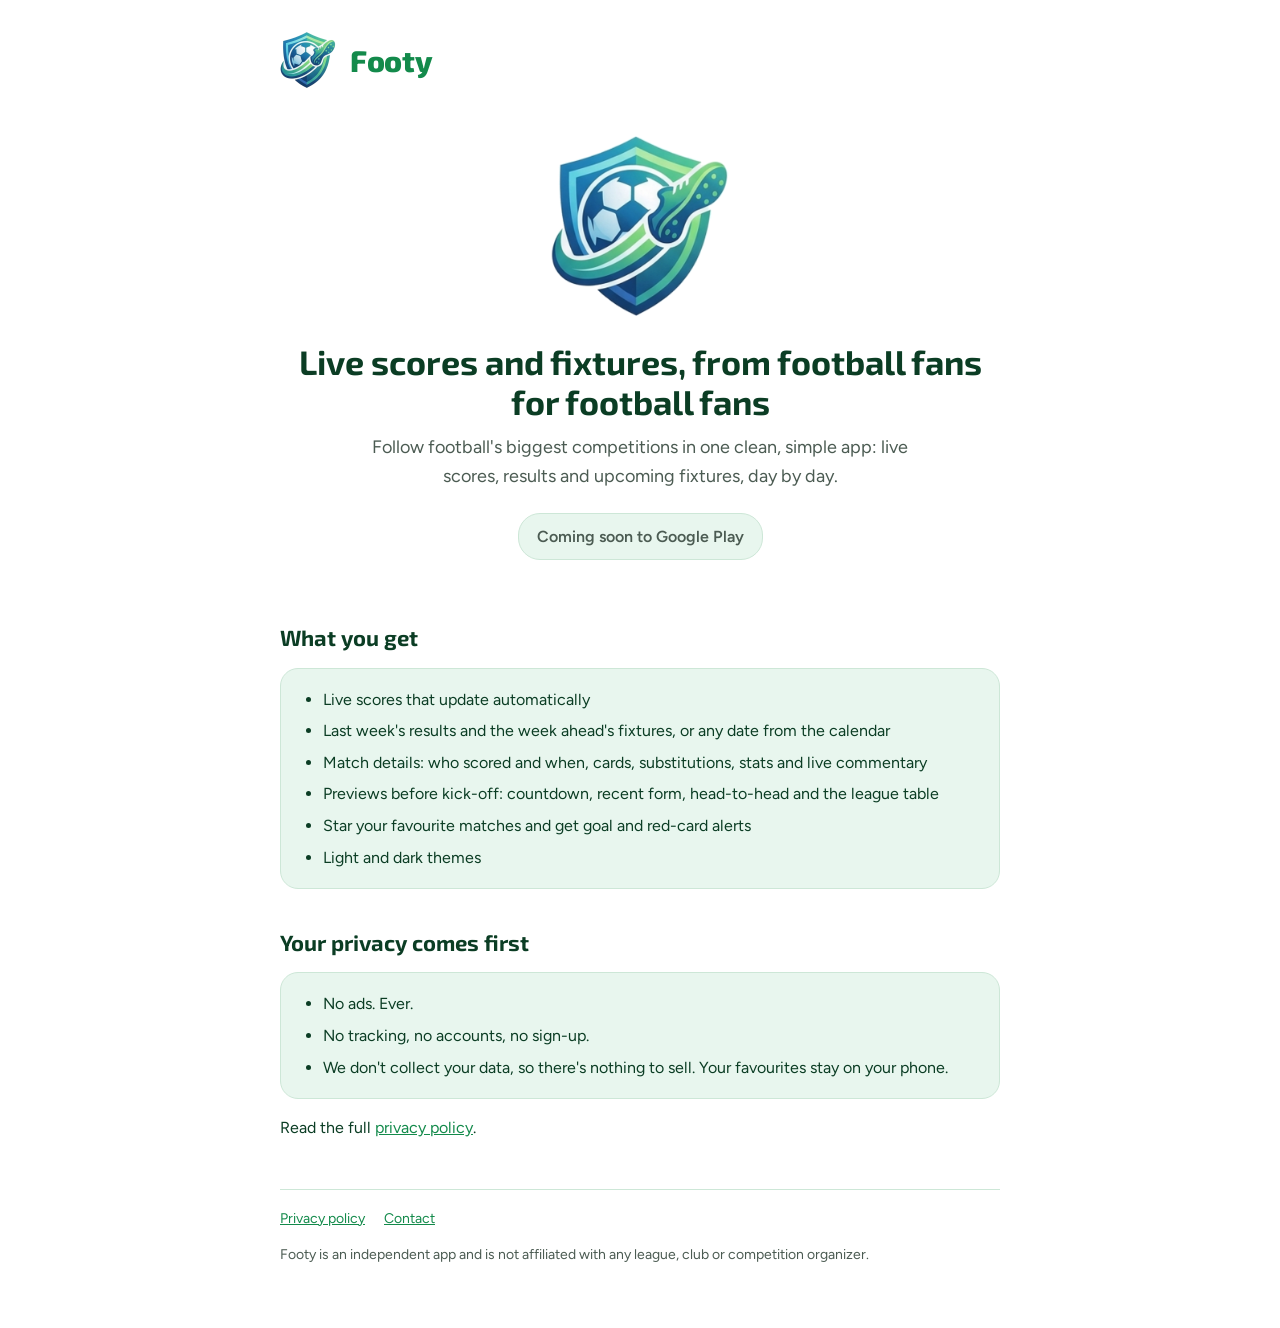
<file: index.html>
<!doctype html>
<html lang="en">
<head>
<meta charset="utf-8">
<meta name="viewport" content="width=device-width, initial-scale=1">
<title>Footy: live football scores and fixtures</title>
<meta name="description" content="Scores and fixtures from football's biggest competitions. No ads, no tracking. From football fans for football fans.">
<link rel="icon" type="image/png" href="footy-logo.png">
<link href="https://fonts.googleapis.com/css2?family=Exo+2:wght@700;800&family=Figtree:wght@400;600&display=swap" rel="stylesheet">
<link rel="stylesheet" href="style.css">
</head>
<body>
<div class="wrap">
  <header><a href="index.html"><img src="footy-logo.png" alt="Footy logo"><span class="wordmark">Footy</span></a></header>

  <section class="hero">
    <img src="footy-logo.png" alt="">
    <h1>Live scores and fixtures, from football fans for football fans</h1>
    <p>Follow football's biggest competitions in one clean, simple app: live scores, results and upcoming fixtures, day by day.</p>
    <span class="badge">Coming soon to Google Play</span>
  </section>

  <h2>What you get</h2>
  <div class="card">
    <ul>
      <li>Live scores that update automatically</li>
      <li>Last week's results and the week ahead's fixtures, or any date from the calendar</li>
      <li>Match details: who scored and when, cards, substitutions, stats and live commentary</li>
      <li>Previews before kick-off: countdown, recent form, head-to-head and the league table</li>
      <li>Star your favourite matches and get goal and red-card alerts</li>
      <li>Light and dark themes</li>
    </ul>
  </div>

  <h2>Your privacy comes first</h2>
  <div class="card">
    <ul>
      <li>No ads. Ever.</li>
      <li>No tracking, no accounts, no sign-up.</li>
      <li>We don't collect your data, so there's nothing to sell. Your favourites stay on your phone.</li>
    </ul>
  </div>
  <p>Read the full <a href="privacy.html">privacy policy</a>.</p>

  <footer>
    <a href="privacy.html">Privacy policy</a>
    <a href="mailto:contactfootyapp@gmail.com">Contact</a>
    <p>Footy is an independent app and is not affiliated with any league, club or competition organizer.</p>
  </footer>
</div>
</body>
</html>
</file>
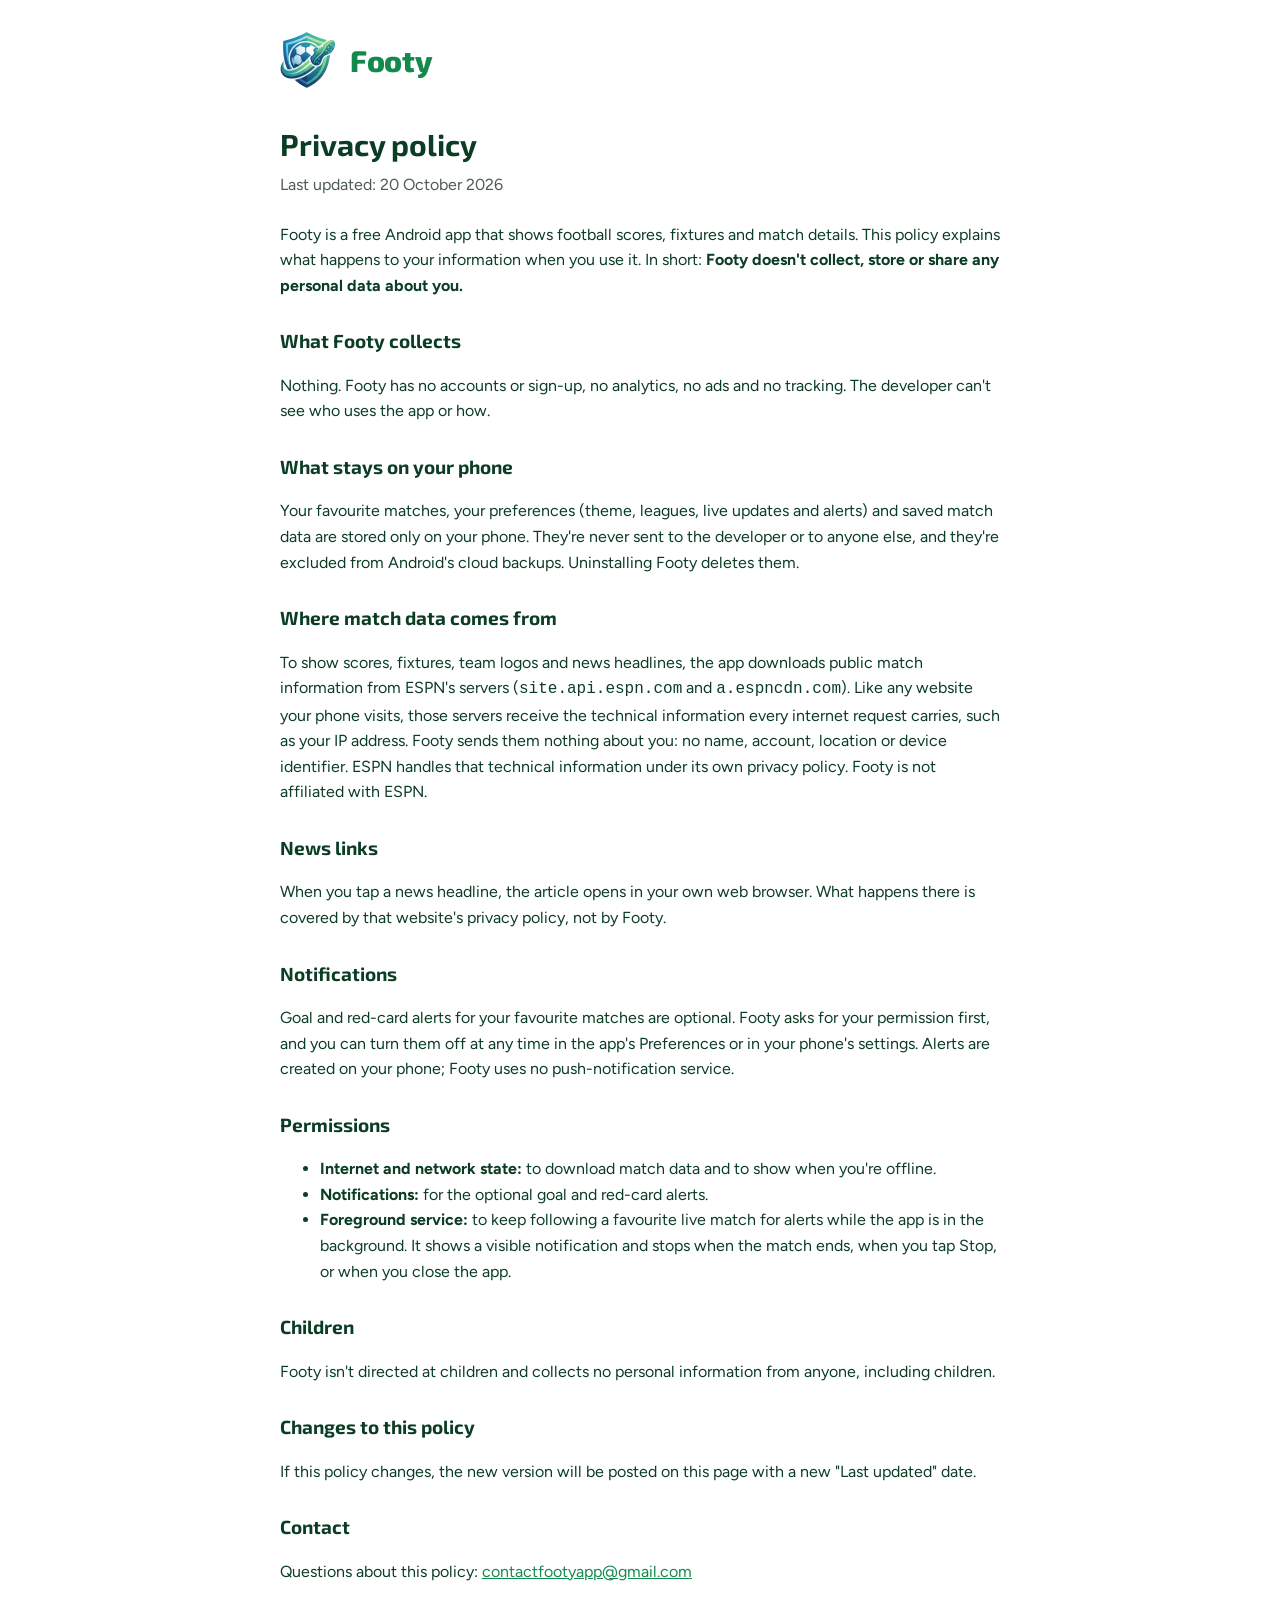
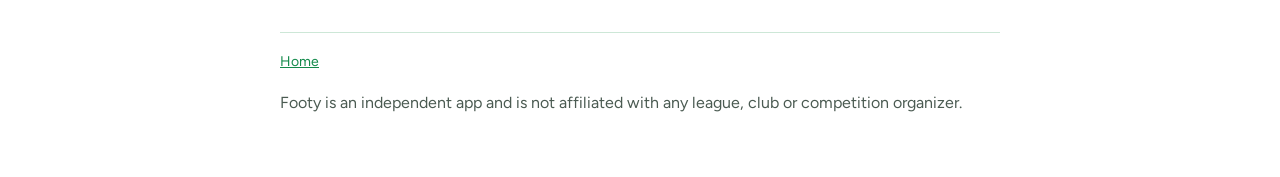
<file: privacy.html>
<!doctype html>
<html lang="en">
<head>
<meta charset="utf-8">
<meta name="viewport" content="width=device-width, initial-scale=1">
<title>Footy privacy policy</title>
<meta name="description" content="Footy's privacy policy: no ads, no tracking, no accounts, and no personal data collected.">
<link rel="icon" type="image/png" href="footy-logo.png">
<link href="https://fonts.googleapis.com/css2?family=Exo+2:wght@700;800&family=Figtree:wght@400;600&display=swap" rel="stylesheet">
<link rel="stylesheet" href="style.css">
</head>
<body>
<div class="wrap policy">
  <header><a href="index.html"><img src="footy-logo.png" alt="Footy logo"><span class="wordmark">Footy</span></a></header>

  <h1>Privacy policy</h1>
  <p class="date">Last updated: 20 October 2026</p>

  <p>Footy is a free Android app that shows football scores, fixtures and match details. This policy explains what happens to your information when you use it. In short: <strong>Footy doesn't collect, store or share any personal data about you.</strong></p>

  <h2>What Footy collects</h2>
  <p>Nothing. Footy has no accounts or sign-up, no analytics, no ads and no tracking. The developer can't see who uses the app or how.</p>

  <h2>What stays on your phone</h2>
  <p>Your favourite matches, your preferences (theme, leagues, live updates and alerts) and saved match data are stored only on your phone. They're never sent to the developer or to anyone else, and they're excluded from Android's cloud backups. Uninstalling Footy deletes them.</p>

  <h2>Where match data comes from</h2>
  <p>To show scores, fixtures, team logos and news headlines, the app downloads public match information from ESPN's servers (<code>site.api.espn.com</code> and <code>a.espncdn.com</code>). Like any website your phone visits, those servers receive the technical information every internet request carries, such as your IP address. Footy sends them nothing about you: no name, account, location or device identifier. ESPN handles that technical information under its own privacy policy. Footy is not affiliated with ESPN.</p>

  <h2>News links</h2>
  <p>When you tap a news headline, the article opens in your own web browser. What happens there is covered by that website's privacy policy, not by Footy.</p>

  <h2>Notifications</h2>
  <p>Goal and red-card alerts for your favourite matches are optional. Footy asks for your permission first, and you can turn them off at any time in the app's Preferences or in your phone's settings. Alerts are created on your phone; Footy uses no push-notification service.</p>

  <h2>Permissions</h2>
  <ul>
    <li><strong>Internet and network state:</strong> to download match data and to show when you're offline.</li>
    <li><strong>Notifications:</strong> for the optional goal and red-card alerts.</li>
    <li><strong>Foreground service:</strong> to keep following a favourite live match for alerts while the app is in the background. It shows a visible notification and stops when the match ends, when you tap Stop, or when you close the app.</li>
  </ul>

  <h2>Children</h2>
  <p>Footy isn't directed at children and collects no personal information from anyone, including children.</p>

  <h2>Changes to this policy</h2>
  <p>If this policy changes, the new version will be posted on this page with a new "Last updated" date.</p>

  <h2>Contact</h2>
  <p>Questions about this policy: <a href="mailto:contactfootyapp@gmail.com">contactfootyapp@gmail.com</a></p>

  <footer>
    <a href="index.html">Home</a>
    <p>Footy is an independent app and is not affiliated with any league, club or competition organizer.</p>
  </footer>
</div>
</body>
</html>
</file>
<file: style.css>
:root {
  --bg: #FFFFFF;
  --ink: #0B3D24;
  --brand: #138A4B;
  --muted: #4B5B52;
  --card: #E8F6EE;
  --line: #CDE7D7;
}
@media (prefers-color-scheme: dark) {
  :root {
    --bg: #0A2A1A;
    --ink: #F2FBF5;
    --brand: #7CE3A1;
    --muted: #A9CDB8;
    --card: #123D27;
    --line: #1E5638;
  }
}
* { box-sizing: border-box; }
body {
  margin: 0;
  background: var(--bg);
  color: var(--ink);
  font-family: "Figtree", system-ui, -apple-system, "Segoe UI", Roboto, sans-serif;
  line-height: 1.6;
}
.wrap { max-width: 760px; margin: 0 auto; padding: 32px 20px 48px; }
header { display: flex; align-items: center; gap: 14px; }
header img { width: 56px; height: 56px; }
header a { display: flex; align-items: center; gap: 14px; text-decoration: none; color: inherit; }
.wordmark { font-family: "Exo 2", system-ui, sans-serif; font-weight: 800; font-size: 30px; color: var(--brand); letter-spacing: -0.01em; }
.hero { text-align: center; padding: 48px 0 24px; }
.hero img { width: 180px; height: 180px; }
.hero h1 { font-family: "Exo 2", system-ui, sans-serif; font-size: 34px; line-height: 1.2; margin: 18px 0 10px; }
.hero p { font-size: 18px; color: var(--muted); margin: 0 auto; max-width: 560px; }
.badge { display: inline-block; margin-top: 22px; padding: 10px 18px; border-radius: 22px; background: var(--card); border: 1px solid var(--line); font-weight: 600; color: var(--muted); }
h2 { font-family: "Exo 2", system-ui, sans-serif; font-size: 22px; margin: 36px 0 12px; }
.card { background: var(--card); border: 1px solid var(--line); border-radius: 18px; padding: 18px 22px; }
.card ul { margin: 0; padding-left: 20px; }
.card li + li { margin-top: 6px; }
a { color: var(--brand); }
footer { margin-top: 48px; padding-top: 18px; border-top: 1px solid var(--line); font-size: 14px; color: var(--muted); }
footer a { margin-right: 16px; }
.policy h1 { font-family: "Exo 2", system-ui, sans-serif; font-size: 30px; margin: 32px 0 4px; }
.policy .date { color: var(--muted); margin: 0 0 24px; }
.policy h2 { font-size: 19px; margin-top: 28px; }
.policy p, .policy li { font-size: 16px; }
</file>
